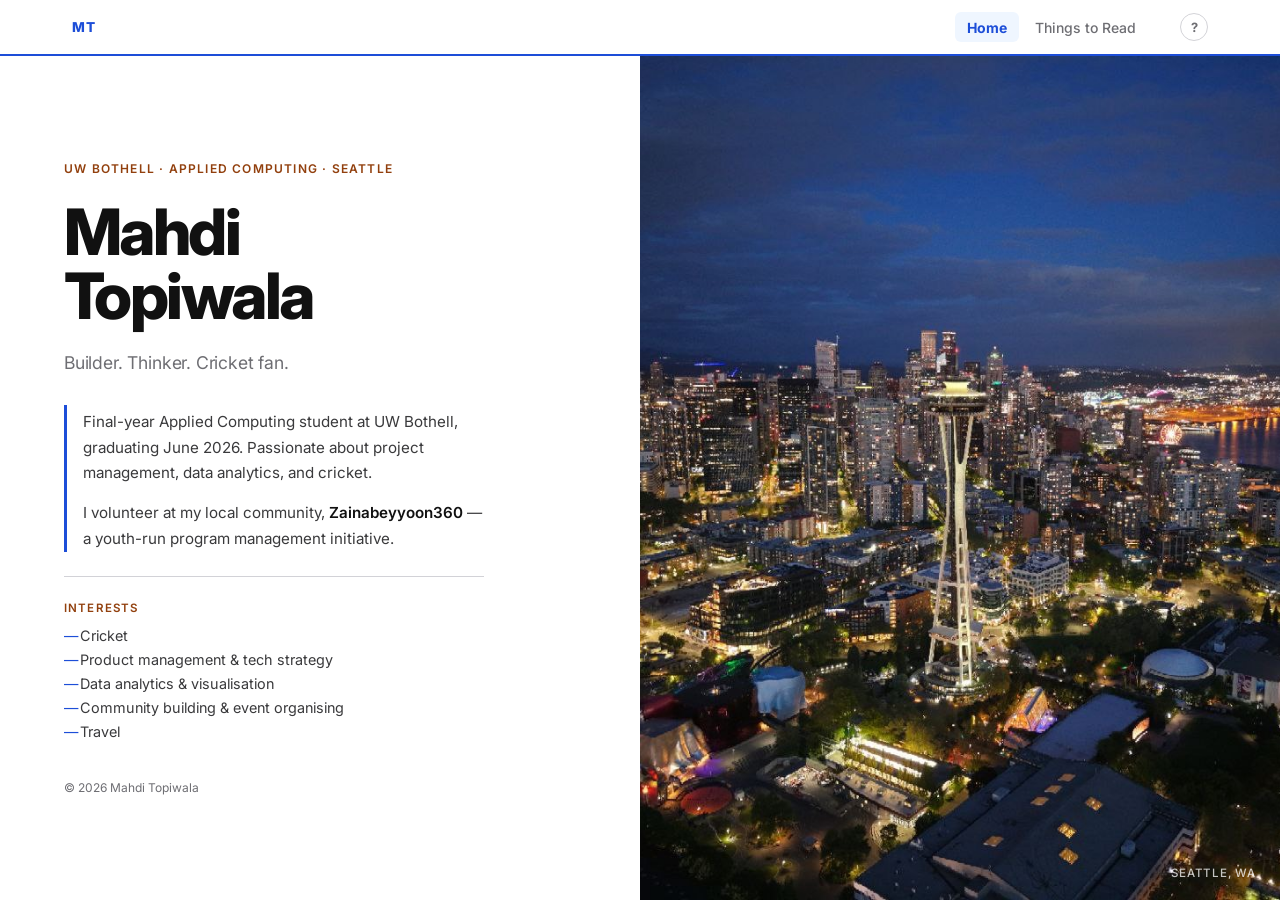
<file: index.html>
<!DOCTYPE html>
<html lang="en">
<head>
  <meta charset="UTF-8" />
  <meta name="viewport" content="width=device-width, initial-scale=1.0" />
  <title>Mahdi Topiwala</title>
  <link rel="preconnect" href="https://fonts.googleapis.com" />
  <link rel="preconnect" href="https://fonts.gstatic.com" crossorigin />
  <link href="https://fonts.googleapis.com/css2?family=Inter:wght@300;400;500;600;700;800&display=swap" rel="stylesheet" />
  <link rel="stylesheet" href="styles/style.css" />
</head>
<body>

  <!-- Skip navigation — first focusable element, visible on focus -->
  <a class="skip-link" href="#main">Skip to main content</a>

  <!-- Site navigation -->
  <nav class="site-nav" role="navigation" aria-label="Main navigation">
    <div class="nav-inner">
      <a href="index.html" class="nav-brand" aria-label="Mahdi Topiwala — go to homepage">MT</a>
      <ul class="nav-links" role="list">
        <li><a href="index.html" class="nav-link" aria-current="page">Home</a></li>
        <li><a href="reads.html" class="nav-link">Things to Read</a></li>
      </ul>
      <button class="kbd-help-btn" aria-label="Open keyboard shortcuts help" aria-haspopup="dialog">&#63;</button>
    </div>
  </nav>

  <!-- Keyboard help modal -->
  <div id="kbd-modal" class="kbd-modal" role="dialog" aria-modal="true" aria-labelledby="kbd-modal-title" hidden>
    <div class="kbd-modal-backdrop"></div>
    <div class="kbd-modal-content">
      <div class="kbd-modal-header">
        <h2 id="kbd-modal-title">Keyboard Access Guide</h2>
        <button class="kbd-modal-close" aria-label="Close keyboard help">&#10005;</button>
      </div>
      <div class="kbd-modal-body">
        <p class="kbd-intro">This site is fully navigable by keyboard. No mouse required.</p>

        <table class="kbd-table" aria-label="Keyboard shortcuts">
          <thead>
            <tr>
              <th scope="col">Key</th>
              <th scope="col">Action</th>
            </tr>
          </thead>
          <tbody>
            <tr>
              <td><kbd>Tab</kbd></td>
              <td>Move focus to the next interactive element</td>
            </tr>
            <tr>
              <td><kbd>Shift</kbd> + <kbd>Tab</kbd></td>
              <td>Move focus to the previous interactive element</td>
            </tr>
            <tr>
              <td><kbd>Enter</kbd> / <kbd>Space</kbd></td>
              <td>Activate a focused link or button</td>
            </tr>
            <tr>
              <td><kbd>&larr;</kbd> <kbd>&rarr;</kbd> Arrow keys</td>
              <td>Move between navigation links when nav is focused</td>
            </tr>
            <tr>
              <td><kbd>Escape</kbd></td>
              <td>Close this dialog</td>
            </tr>
          </tbody>
        </table>

        <div class="kbd-principles">
          <h3>What we prioritise</h3>
          <p>
            We especially focus on <strong>visible focus indicators</strong> and <strong>discoverability</strong>.
            A high-contrast focus ring always shows exactly where you are on the page, so you never have to
            guess. A "Skip to main content" link at the very top lets you bypass the navigation bar instantly —
            press <kbd>Tab</kbd> once and then <kbd>Enter</kbd> to jump past the nav.
          </p>
          <p>
            On the <a href="reads.html">Things to Read</a> page, all links are reachable by <kbd>Tab</kbd>
            and open with <kbd>Enter</kbd>. Arrow keys let you move between navigation items without
            cycling through the full tab order.
          </p>
        </div>
      </div>
    </div>
  </div>

  <main id="main" tabindex="-1">
    <div class="page">

      <!-- Left: text -->
      <div class="left">
        <div class="left-inner">
          <p class="eyebrow reveal">UW Bothell &middot; Applied Computing &middot; Seattle</p>
          <h1 class="reveal">Mahdi<br />Topiwala</h1>
          <p class="tagline reveal">Builder. Thinker. Cricket fan.</p>
          <div class="bio reveal">
            <p>Final-year Applied Computing student at UW Bothell, graduating June 2026. Passionate about project management, data analytics, and cricket.</p>
            <p>I volunteer at my local community, <strong>Zainabeyyoon360</strong> — a youth-run program management initiative.</p>
          </div>
          <div class="interests reveal">
            <p class="interests-label">Interests</p>
            <ul>
              <li>Cricket</li>
              <li>Product management &amp; tech strategy</li>
              <li>Data analytics &amp; visualisation</li>
              <li>Community building &amp; event organising</li>
              <li>Travel</li>
            </ul>
          </div>
          <p class="footer-line reveal">&copy; 2026 Mahdi Topiwala</p>
        </div>
      </div>

      <!-- Right: image (decorative) -->
      <div class="right reveal" aria-hidden="true">
        <img src="Image/IMG_7728.JPG" alt="" />
        <span class="photo-caption">Seattle, WA</span>
      </div>

    </div>
  </main>

  <script src="scripts/main.js"></script>
</body>
</html>
</file>
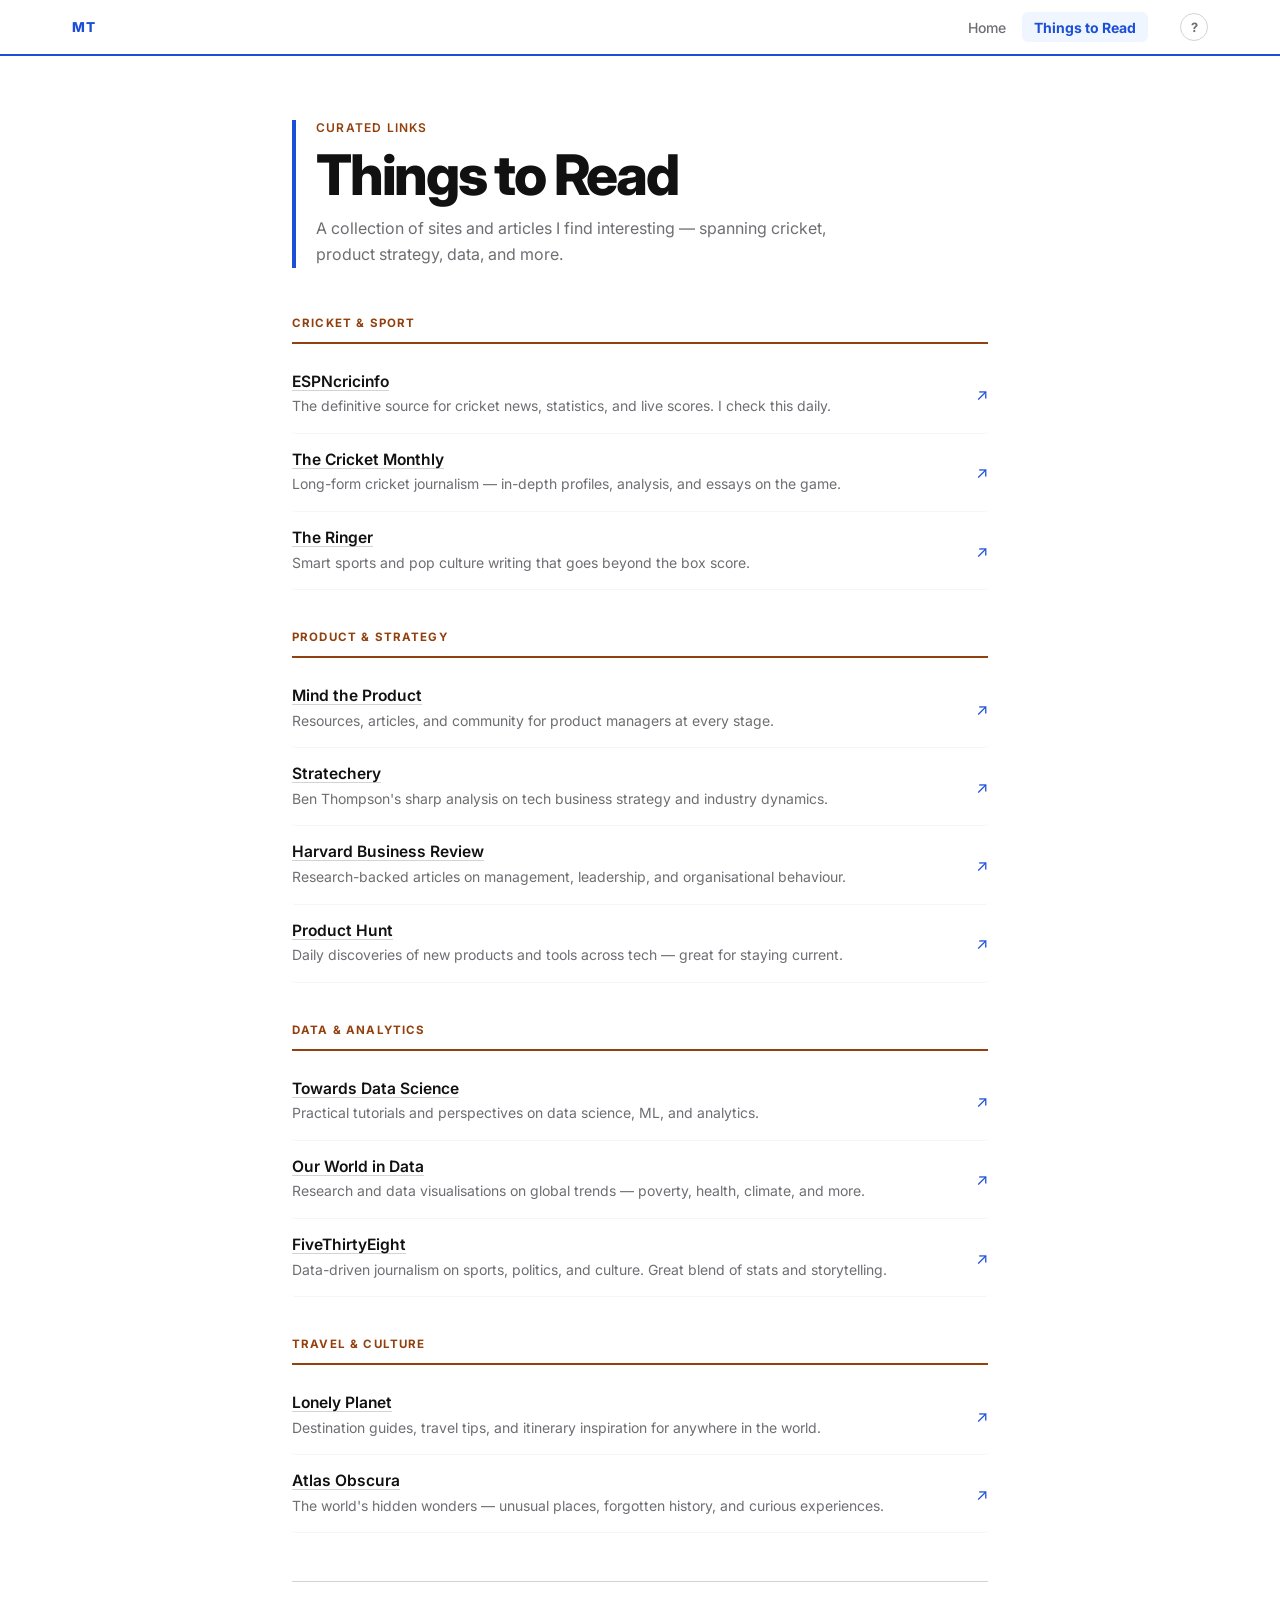
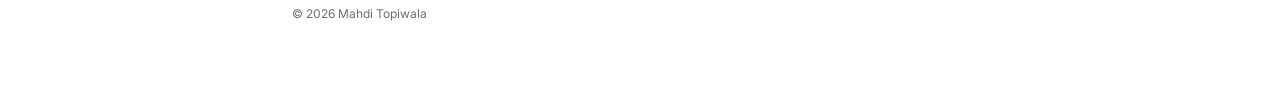
<file: reads.html>
<!DOCTYPE html>
<html lang="en">
<head>
  <meta charset="UTF-8" />
  <meta name="viewport" content="width=device-width, initial-scale=1.0" />
  <title>Things to Read — Mahdi Topiwala</title>
  <link rel="preconnect" href="https://fonts.googleapis.com" />
  <link rel="preconnect" href="https://fonts.gstatic.com" crossorigin />
  <link href="https://fonts.googleapis.com/css2?family=Inter:wght@300;400;500;600;700;800&display=swap" rel="stylesheet" />
  <link rel="stylesheet" href="styles/style.css" />
</head>
<body>

  <!-- Skip navigation — first focusable element, visible on focus -->
  <a class="skip-link" href="#main">Skip to main content</a>

  <!-- Site navigation -->
  <nav class="site-nav" role="navigation" aria-label="Main navigation">
    <div class="nav-inner">
      <a href="index.html" class="nav-brand" aria-label="Mahdi Topiwala — go to homepage">MT</a>
      <ul class="nav-links" role="list">
        <li><a href="index.html" class="nav-link">Home</a></li>
        <li><a href="reads.html" class="nav-link" aria-current="page">Things to Read</a></li>
      </ul>
      <button class="kbd-help-btn" aria-label="Open keyboard shortcuts help" aria-haspopup="dialog">&#63;</button>
    </div>
  </nav>

  <!-- Keyboard help modal -->
  <div id="kbd-modal" class="kbd-modal" role="dialog" aria-modal="true" aria-labelledby="kbd-modal-title" hidden>
    <div class="kbd-modal-backdrop"></div>
    <div class="kbd-modal-content">
      <div class="kbd-modal-header">
        <h2 id="kbd-modal-title">Keyboard Access Guide</h2>
        <button class="kbd-modal-close" aria-label="Close keyboard help">&#10005;</button>
      </div>
      <div class="kbd-modal-body">
        <p class="kbd-intro">This site is fully navigable by keyboard. No mouse required.</p>

        <table class="kbd-table" aria-label="Keyboard shortcuts">
          <thead>
            <tr>
              <th scope="col">Key</th>
              <th scope="col">Action</th>
            </tr>
          </thead>
          <tbody>
            <tr>
              <td><kbd>Tab</kbd></td>
              <td>Move focus to the next interactive element</td>
            </tr>
            <tr>
              <td><kbd>Shift</kbd> + <kbd>Tab</kbd></td>
              <td>Move focus to the previous interactive element</td>
            </tr>
            <tr>
              <td><kbd>Enter</kbd> / <kbd>Space</kbd></td>
              <td>Activate a focused link or button</td>
            </tr>
            <tr>
              <td><kbd>&larr;</kbd> <kbd>&rarr;</kbd> Arrow keys</td>
              <td>Move between navigation links when nav is focused</td>
            </tr>
            <tr>
              <td><kbd>Escape</kbd></td>
              <td>Close this dialog</td>
            </tr>
          </tbody>
        </table>

        <div class="kbd-principles">
          <h3>What we prioritise</h3>
          <p>
            We especially focus on <strong>visible focus indicators</strong> and <strong>discoverability</strong>.
            A high-contrast focus ring always shows exactly where you are on the page, so you never have to
            guess. A "Skip to main content" link at the very top lets you bypass the navigation bar instantly —
            press <kbd>Tab</kbd> once and then <kbd>Enter</kbd> to jump past the nav.
          </p>
          <p>
            On this page, all links are reachable by <kbd>Tab</kbd> and open with <kbd>Enter</kbd>.
            Arrow keys let you move between navigation items without cycling through the full tab order.
          </p>
        </div>
      </div>
    </div>
  </div>

  <main id="main" tabindex="-1">
    <div class="reads-page">

      <header class="reads-header reveal">
        <p class="eyebrow">Curated links</p>
        <h1>Things to Read</h1>
        <p class="reads-intro">A collection of sites and articles I find interesting — spanning cricket, product strategy, data, and more.</p>
      </header>

      <div class="reads-content">

        <!-- Category 1 -->
        <section class="reads-section reveal" aria-labelledby="cat-cricket">
          <h2 id="cat-cricket" class="reads-cat">Cricket &amp; Sport</h2>
          <ul class="reads-list" role="list">
            <li>
              <a href="https://www.espncricinfo.com" class="reads-link" target="_blank" rel="noopener noreferrer">
                <span class="reads-link-title">ESPNcricinfo</span>
                <span class="reads-link-desc">The definitive source for cricket news, statistics, and live scores. I check this daily.</span>
                <span class="reads-link-external" aria-hidden="true">&#8599;</span>
              </a>
            </li>
            <li>
              <a href="https://www.thecricketmonthly.com" class="reads-link" target="_blank" rel="noopener noreferrer">
                <span class="reads-link-title">The Cricket Monthly</span>
                <span class="reads-link-desc">Long-form cricket journalism — in-depth profiles, analysis, and essays on the game.</span>
                <span class="reads-link-external" aria-hidden="true">&#8599;</span>
              </a>
            </li>
            <li>
              <a href="https://www.theringer.com" class="reads-link" target="_blank" rel="noopener noreferrer">
                <span class="reads-link-title">The Ringer</span>
                <span class="reads-link-desc">Smart sports and pop culture writing that goes beyond the box score.</span>
                <span class="reads-link-external" aria-hidden="true">&#8599;</span>
              </a>
            </li>
          </ul>
        </section>

        <!-- Category 2 -->
        <section class="reads-section reveal" aria-labelledby="cat-product">
          <h2 id="cat-product" class="reads-cat">Product &amp; Strategy</h2>
          <ul class="reads-list" role="list">
            <li>
              <a href="https://www.mindtheproduct.com" class="reads-link" target="_blank" rel="noopener noreferrer">
                <span class="reads-link-title">Mind the Product</span>
                <span class="reads-link-desc">Resources, articles, and community for product managers at every stage.</span>
                <span class="reads-link-external" aria-hidden="true">&#8599;</span>
              </a>
            </li>
            <li>
              <a href="https://stratechery.com" class="reads-link" target="_blank" rel="noopener noreferrer">
                <span class="reads-link-title">Stratechery</span>
                <span class="reads-link-desc">Ben Thompson's sharp analysis on tech business strategy and industry dynamics.</span>
                <span class="reads-link-external" aria-hidden="true">&#8599;</span>
              </a>
            </li>
            <li>
              <a href="https://hbr.org" class="reads-link" target="_blank" rel="noopener noreferrer">
                <span class="reads-link-title">Harvard Business Review</span>
                <span class="reads-link-desc">Research-backed articles on management, leadership, and organisational behaviour.</span>
                <span class="reads-link-external" aria-hidden="true">&#8599;</span>
              </a>
            </li>
            <li>
              <a href="https://www.producthunt.com" class="reads-link" target="_blank" rel="noopener noreferrer">
                <span class="reads-link-title">Product Hunt</span>
                <span class="reads-link-desc">Daily discoveries of new products and tools across tech — great for staying current.</span>
                <span class="reads-link-external" aria-hidden="true">&#8599;</span>
              </a>
            </li>
          </ul>
        </section>

        <!-- Category 3 -->
        <section class="reads-section reveal" aria-labelledby="cat-data">
          <h2 id="cat-data" class="reads-cat">Data &amp; Analytics</h2>
          <ul class="reads-list" role="list">
            <li>
              <a href="https://towardsdatascience.com" class="reads-link" target="_blank" rel="noopener noreferrer">
                <span class="reads-link-title">Towards Data Science</span>
                <span class="reads-link-desc">Practical tutorials and perspectives on data science, ML, and analytics.</span>
                <span class="reads-link-external" aria-hidden="true">&#8599;</span>
              </a>
            </li>
            <li>
              <a href="https://ourworldindata.org" class="reads-link" target="_blank" rel="noopener noreferrer">
                <span class="reads-link-title">Our World in Data</span>
                <span class="reads-link-desc">Research and data visualisations on global trends — poverty, health, climate, and more.</span>
                <span class="reads-link-external" aria-hidden="true">&#8599;</span>
              </a>
            </li>
            <li>
              <a href="https://fivethirtyeight.com" class="reads-link" target="_blank" rel="noopener noreferrer">
                <span class="reads-link-title">FiveThirtyEight</span>
                <span class="reads-link-desc">Data-driven journalism on sports, politics, and culture. Great blend of stats and storytelling.</span>
                <span class="reads-link-external" aria-hidden="true">&#8599;</span>
              </a>
            </li>
          </ul>
        </section>

        <!-- Category 4 -->
        <section class="reads-section reveal" aria-labelledby="cat-travel">
          <h2 id="cat-travel" class="reads-cat">Travel &amp; Culture</h2>
          <ul class="reads-list" role="list">
            <li>
              <a href="https://www.lonelyplanet.com" class="reads-link" target="_blank" rel="noopener noreferrer">
                <span class="reads-link-title">Lonely Planet</span>
                <span class="reads-link-desc">Destination guides, travel tips, and itinerary inspiration for anywhere in the world.</span>
                <span class="reads-link-external" aria-hidden="true">&#8599;</span>
              </a>
            </li>
            <li>
              <a href="https://www.atlasobscura.com" class="reads-link" target="_blank" rel="noopener noreferrer">
                <span class="reads-link-title">Atlas Obscura</span>
                <span class="reads-link-desc">The world's hidden wonders — unusual places, forgotten history, and curious experiences.</span>
                <span class="reads-link-external" aria-hidden="true">&#8599;</span>
              </a>
            </li>
          </ul>
        </section>

      </div><!-- /reads-content -->

      <footer class="reads-footer reveal">
        <p>&copy; 2026 Mahdi Topiwala</p>
      </footer>

    </div><!-- /reads-page -->
  </main>

  <script src="scripts/main.js"></script>
</body>
</html>
</file>
<file: styles/style.css>
*, *::before, *::after {
  box-sizing: border-box;
  margin: 0;
  padding: 0;
}

:root {
  --black: #111;
  --white: #fff;
  --off-white: #f5f5f7;
  --gray: #6e6e73;
  --border: #d2d2d7;
  --font: 'Inter', -apple-system, BlinkMacSystemFont, sans-serif;
  --nav-height: 56px;

  /*
   * COLOR PALETTE — accessibility assessment
   *
   * Two-hue system: blue (interactive) + amber (labels/meta).
   * Chosen because blue-vs-amber remains distinguishable for:
   *   • Deuteranopia   (red-green, ~6% of males)
   *   • Protanopia     (red-blind, ~1% of males)
   *   • Tritanopia     (blue-yellow, ~0.001%) — mitigated by
   *     pairing with weight/position, not color alone.
   *
   * Contrast ratios on white (#fff):
   *   --blue   #1d4ed8  →  7.2 : 1  (WCAG AA ✓  AAA ✓)
   *   --amber  #92400e  →  9.5 : 1  (WCAG AA ✓  AAA ✓)
   *   --gray   #6e6e73  →  4.7 : 1  (WCAG AA ✓)
   *
   * Color is never the ONLY signal — bold weight, underlines,
   * and position always reinforce meaning alongside hue.
   */
  --blue:       #1d4ed8;
  --blue-dark:  #1e40af;
  --blue-tint:  #eff6ff;
  --amber:      #92400e;
  --amber-tint: #fffbeb;
  --focus-color: var(--blue);
}

html, body {
  height: 100%;
  font-family: var(--font);
  background: var(--white);
  color: var(--black);
}

/* ─── Focus Styles ─────────────────────────────────────────── */

:focus {
  outline: none;
}

:focus-visible {
  outline: 3px solid var(--focus-color);
  outline-offset: 3px;
  border-radius: 3px;
}

/* ─── Skip Link ─────────────────────────────────────────────── */

.skip-link {
  position: fixed;
  top: -100%;
  left: 1rem;
  z-index: 9999;
  padding: 0.6rem 1rem;
  background: var(--blue);
  color: var(--white);
  font-size: 0.875rem;
  font-weight: 600;
  text-decoration: none;
  border-radius: 4px;
  transition: top 0.15s ease;
}

.skip-link:focus {
  top: 0.75rem;
  outline: 3px solid var(--white);
  outline-offset: 3px;
}

/* ─── Navigation Bar ────────────────────────────────────────── */

.site-nav {
  position: fixed;
  top: 0;
  left: 0;
  right: 0;
  height: var(--nav-height);
  background: rgba(255, 255, 255, 0.95);
  backdrop-filter: blur(12px);
  -webkit-backdrop-filter: blur(12px);
  /* Blue bottom border ties nav to the site's interactive color */
  border-bottom: 2px solid var(--blue);
  z-index: 100;
}

.nav-inner {
  display: flex;
  align-items: center;
  height: 100%;
  max-width: 1200px;
  margin: 0 auto;
  padding: 0 2rem;
  gap: 2rem;
}

/* Brand uses blue — immediately ties identity to primary color */
.nav-brand {
  font-size: 0.85rem;
  font-weight: 800;
  letter-spacing: 0.05em;
  color: var(--blue);
  flex-shrink: 0;
  text-decoration: none;
  transition: opacity 0.15s;
}

.nav-brand:hover {
  opacity: 0.75;
}

.nav-links {
  display: flex;
  list-style: none;
  gap: 0.25rem;
  margin-left: auto;
}

.nav-link {
  display: inline-block;
  padding: 0.4rem 0.75rem;
  font-size: 0.875rem;
  font-weight: 500;
  color: var(--gray);
  text-decoration: none;
  border-radius: 6px;
  transition: color 0.15s, background 0.15s;
}

.nav-link:hover {
  color: var(--blue);
  background: var(--blue-tint);
}

/* Active page: blue text + tinted bg + bold weight (not color alone) */
.nav-link[aria-current="page"] {
  color: var(--blue);
  background: var(--blue-tint);
  font-weight: 700;
}

/* Keyboard help button */
.kbd-help-btn {
  display: flex;
  align-items: center;
  justify-content: center;
  width: 28px;
  height: 28px;
  border: 1.5px solid var(--border);
  border-radius: 50%;
  background: transparent;
  color: var(--gray);
  font-size: 0.8rem;
  font-weight: 700;
  cursor: pointer;
  flex-shrink: 0;
  transition: border-color 0.15s, color 0.15s, background 0.15s;
  font-family: var(--font);
}

.kbd-help-btn:hover {
  border-color: var(--blue);
  color: var(--blue);
  background: var(--blue-tint);
}

/* ─── Keyboard Help Modal ───────────────────────────────────── */

.kbd-modal {
  position: fixed;
  inset: 0;
  z-index: 200;
  display: flex;
  align-items: center;
  justify-content: center;
  padding: 1rem;
}

.kbd-modal[hidden] {
  display: none;
}

.kbd-modal-backdrop {
  position: absolute;
  inset: 0;
  background: rgba(0, 0, 0, 0.45);
}

.kbd-modal-content {
  position: relative;
  background: var(--white);
  border-radius: 12px;
  width: 100%;
  max-width: 560px;
  max-height: 85vh;
  overflow-y: auto;
  box-shadow: 0 20px 60px rgba(0, 0, 0, 0.2);
  /* Blue top border signals this is an interactive/system panel */
  border-top: 4px solid var(--blue);
}

.kbd-modal-header {
  display: flex;
  align-items: center;
  justify-content: space-between;
  padding: 1.5rem 1.5rem 0;
}

.kbd-modal-header h2 {
  font-size: 1.1rem;
  font-weight: 700;
  color: var(--blue);
}

.kbd-modal-close {
  display: flex;
  align-items: center;
  justify-content: center;
  width: 32px;
  height: 32px;
  border: none;
  border-radius: 6px;
  background: var(--off-white);
  color: var(--gray);
  font-size: 0.85rem;
  cursor: pointer;
  transition: background 0.15s;
  font-family: var(--font);
}

.kbd-modal-close:hover {
  background: var(--border);
}

.kbd-modal-body {
  padding: 1.25rem 1.5rem 1.5rem;
  display: flex;
  flex-direction: column;
  gap: 1.25rem;
}

.kbd-intro {
  font-size: 0.9rem;
  color: var(--gray);
  line-height: 1.6;
}

.kbd-table {
  width: 100%;
  border-collapse: collapse;
  font-size: 0.875rem;
}

.kbd-table th {
  text-align: left;
  font-size: 0.72rem;
  font-weight: 600;
  letter-spacing: 0.08em;
  text-transform: uppercase;
  color: var(--amber);
  padding: 0.4rem 0.75rem;
  border-bottom: 2px solid var(--amber);
}

.kbd-table td {
  padding: 0.55rem 0.75rem;
  color: #3a3a3c;
  line-height: 1.5;
  border-bottom: 1px solid var(--off-white);
}

.kbd-table td:first-child {
  white-space: nowrap;
}

kbd {
  display: inline-block;
  padding: 0.15em 0.45em;
  font-family: var(--font);
  font-size: 0.78em;
  font-weight: 600;
  background: var(--blue-tint);
  border: 1px solid #bfdbfe;
  border-radius: 4px;
  color: var(--blue-dark);
  box-shadow: 0 1px 0 #bfdbfe;
}

.kbd-principles {
  border-top: 1px solid var(--border);
  padding-top: 1rem;
  display: flex;
  flex-direction: column;
  gap: 0.75rem;
}

.kbd-principles h3 {
  font-size: 0.78rem;
  font-weight: 600;
  letter-spacing: 0.08em;
  text-transform: uppercase;
  color: var(--amber);
}

.kbd-principles p {
  font-size: 0.875rem;
  color: #3a3a3c;
  line-height: 1.7;
}

.kbd-principles a {
  color: var(--blue);
  text-decoration: underline;
}

/* ─── Homepage Layout ───────────────────────────────────────── */

main {
  display: block;
  padding-top: var(--nav-height);
}

.page {
  display: grid;
  grid-template-columns: 1fr 1fr;
  height: calc(100vh - var(--nav-height));
  overflow: hidden;
}

/* Left panel */
.left {
  display: flex;
  align-items: center;
  padding: 4rem;
  background: var(--white);
  overflow-y: auto;
}

.left-inner {
  max-width: 420px;
  display: flex;
  flex-direction: column;
  gap: 1.5rem;
}

/* Amber eyebrow: meta/label role — 9.5:1 contrast on white */
.eyebrow {
  font-size: 0.75rem;
  font-weight: 600;
  letter-spacing: 0.1em;
  text-transform: uppercase;
  color: var(--amber);
}

h1 {
  font-size: clamp(3rem, 5vw, 4.5rem);
  font-weight: 800;
  line-height: 1.0;
  letter-spacing: -0.04em;
  color: var(--black);
}

.tagline {
  font-size: 1.1rem;
  font-weight: 400;
  color: var(--gray);
  letter-spacing: -0.01em;
}

/* Blue left border on bio — blue signals content sections */
.bio {
  display: flex;
  flex-direction: column;
  gap: 0.85rem;
  border-left: 3px solid var(--blue);
  padding-left: 1rem;
  padding-top: 0.25rem;
  margin-top: 0.5rem;
}

.bio p {
  font-size: 0.95rem;
  color: #3a3a3c;
  line-height: 1.7;
}

.bio strong {
  color: var(--black);
  font-weight: 600;
}

.interests {
  border-top: 1px solid var(--border);
  padding-top: 1.5rem;
}

/* Amber label — consistent label color system */
.interests-label {
  font-size: 0.72rem;
  font-weight: 600;
  letter-spacing: 0.1em;
  text-transform: uppercase;
  color: var(--amber);
  margin-bottom: 0.75rem;
}

.interests ul {
  list-style: none;
  padding: 0;
  display: flex;
  flex-direction: column;
  gap: 0.45rem;
}

.interests li {
  font-size: 0.9rem;
  color: #3a3a3c;
  padding-left: 1rem;
  position: relative;
}

/* Blue bullets — reinforces blue = content/interactive theme */
.interests li::before {
  content: '—';
  position: absolute;
  left: 0;
  color: var(--blue);
}

.footer-line {
  font-size: 0.75rem;
  color: var(--gray);
  margin-top: 1rem;
}

/* Right panel */
.right {
  position: relative;
  overflow: hidden;
}

.right img {
  width: 100%;
  height: 100%;
  object-fit: cover;
  object-position: center;
  display: block;
}

.photo-caption {
  position: absolute;
  bottom: 1.25rem;
  right: 1.5rem;
  font-size: 0.72rem;
  font-weight: 500;
  letter-spacing: 0.07em;
  text-transform: uppercase;
  color: rgba(255,255,255,0.75);
}

/* ─── Reads Page Layout ─────────────────────────────────────── */

.reads-page {
  max-width: 760px;
  margin: 0 auto;
  padding: 4rem 2rem 5rem;
  display: flex;
  flex-direction: column;
  gap: 3rem;
}

.reads-header {
  display: flex;
  flex-direction: column;
  gap: 0.75rem;
  /* Blue left border mirrors the bio section on homepage */
  border-left: 4px solid var(--blue);
  padding-left: 1.25rem;
}

.reads-header h1 {
  font-size: clamp(2.5rem, 5vw, 3.5rem);
}

.reads-intro {
  font-size: 1rem;
  color: var(--gray);
  line-height: 1.65;
  max-width: 520px;
}

.reads-content {
  display: flex;
  flex-direction: column;
  gap: 2.5rem;
}

.reads-section {
  display: flex;
  flex-direction: column;
  gap: 0.75rem;
}

/* Amber category labels — consistent with eyebrow/label system */
.reads-cat {
  font-size: 0.72rem;
  font-weight: 700;
  letter-spacing: 0.1em;
  text-transform: uppercase;
  color: var(--amber);
  padding-bottom: 0.75rem;
  /* Amber underline reinforces the label role visually */
  border-bottom: 2px solid var(--amber);
}

.reads-list {
  list-style: none;
  display: flex;
  flex-direction: column;
  gap: 0;
}

.reads-link {
  display: grid;
  grid-template-columns: 1fr auto;
  grid-template-rows: auto auto;
  column-gap: 1rem;
  padding: 1rem 0;
  border-bottom: 1px solid var(--off-white);
  text-decoration: none;
  color: inherit;
  transition: background 0.15s, padding 0.15s;
  border-radius: 4px;
}

.reads-link:hover {
  background: var(--blue-tint);
  padding-left: 0.75rem;
  padding-right: 0.75rem;
  margin: 0 -0.75rem;
}

.reads-link-title {
  grid-column: 1;
  grid-row: 1;
  font-size: 0.975rem;
  font-weight: 600;
  color: var(--black);
  line-height: 1.3;
  /* Underline reinforces link identity alongside color */
  text-decoration: underline;
  text-decoration-color: var(--border);
  text-underline-offset: 3px;
}

.reads-link:hover .reads-link-title {
  color: var(--blue);
  text-decoration-color: var(--blue);
}

.reads-link-desc {
  grid-column: 1;
  grid-row: 2;
  font-size: 0.875rem;
  color: var(--gray);
  line-height: 1.55;
  margin-top: 0.2rem;
}

/* Blue arrow — reinforces interactive/external link signal */
.reads-link-external {
  grid-column: 2;
  grid-row: 1 / 3;
  align-self: center;
  font-size: 1rem;
  color: var(--blue);
  transition: color 0.15s;
}

.reads-link:hover .reads-link-external {
  color: var(--blue-dark);
}

.reads-footer {
  font-size: 0.75rem;
  color: var(--gray);
  border-top: 1px solid var(--border);
  padding-top: 1.5rem;
}

/* ─── Reveal Animation ──────────────────────────────────────── */

.reveal {
  opacity: 0;
  transform: translateY(16px);
  transition: opacity 0.6s ease, transform 0.6s ease;
}

.reveal.visible {
  opacity: 1;
  transform: translateY(0);
}

/* ─── Responsive ────────────────────────────────────────────── */

@media (max-width: 768px) {
  html, body { height: auto; }

  .page {
    grid-template-columns: 1fr;
    height: auto;
    overflow: visible;
  }

  .right {
    height: 50vw;
    min-height: 240px;
    order: -1;
  }

  .left {
    padding: 2.5rem 1.5rem 3rem;
  }

  .reads-page {
    padding: 2.5rem 1.25rem 4rem;
  }

  .nav-inner {
    padding: 0 1rem;
  }
}
</file>
